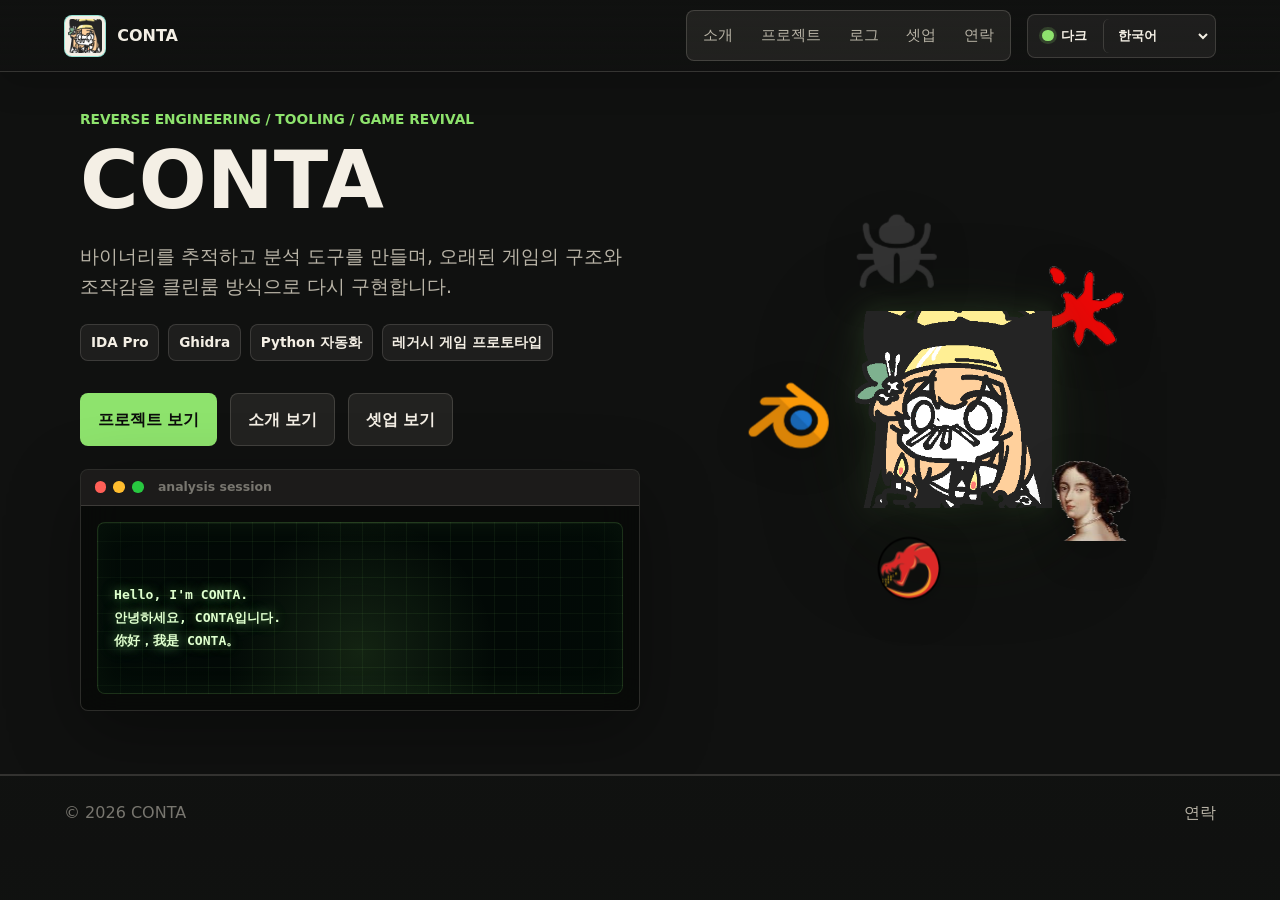
<file: index.html>
<!doctype html>
<html lang="ko">
  <head>
    <meta charset="utf-8" />
    <meta name="viewport" content="width=device-width, initial-scale=1" />
    <meta
      name="description"
      content="CONTA의 리버스 엔지니어링, 도구 개발, 레거시 게임 재구현 포트폴리오입니다."
    />
    <title>CONTA | Reverse Engineering, Tooling & Game Revival</title>
    <link rel="icon" type="image/png" href="assets/conta.png" />
    <link rel="stylesheet" href="styles.css?v=final-polish-20260613" />
  </head>
  <body data-page="home">
    <header class="site-header" data-header>
      <a class="brand" href="index.html" aria-label="CONTA home">
        <img class="brand-avatar" src="assets/conta.png" alt="" />
        <span>CONTA</span>
      </a>
      <div class="header-actions">
        <nav class="site-nav" aria-label="Main navigation">
          <a href="about.html" data-nav="about" data-i18n="navAbout">About</a>
          <a href="projects.html" data-nav="projects" data-i18n="navProjects">Projects</a>
          <a href="blog.html" data-nav="blog" data-i18n="navBlog">Log</a>
          <a href="setup.html" data-nav="setup" data-i18n="navSetup">Setup</a>
          <a href="contact.html" data-nav="contact" data-i18n="navContact">Contact</a>
        </nav>
        <div class="site-controls" aria-label="Display preferences">
          <button class="theme-toggle" type="button" data-theme-toggle>
            <span class="theme-dot" aria-hidden="true"></span>
            <span data-theme-label>Dark</span>
          </button>
          <select class="language-select" data-lang-select aria-label="Language">
            <option value="ko">한국어</option>
            <option value="en">English</option>
            <option value="zh">中文</option>
          </select>
        </div>
      </div>
    </header>

    <main>
      <section class="hero home-hero" aria-labelledby="hero-title">
        <div class="hero-inner home-hero-inner">
          <div class="hero-copy">
            <p class="eyebrow" data-i18n="homeEyebrow">Reverse Engineering / Tooling / Game Revival</p>
            <h1 id="hero-title">CONTA</h1>
            <p class="hero-lede" data-i18n="homeLede">
              바이너리를 추적하고 분석 도구를 만들며, 오래된 게임의 구조와
              조작감을 클린룸 방식으로 다시 구현합니다.
            </p>
            <ul class="hero-focus-list" aria-label="Portfolio focus">
              <li>IDA Pro</li>
              <li>Ghidra</li>
              <li data-i18n="homeFocusTooling">Python tooling</li>
              <li data-i18n="homeFocusPrototype">Legacy game prototype</li>
            </ul>
            <div class="hero-actions" aria-label="Primary actions">
              <a class="button button-primary" href="projects.html" data-i18n="actionProjects">프로젝트 보기</a>
              <a class="button button-secondary" href="about.html" data-i18n="actionAbout">소개 보기</a>
              <a class="button button-secondary" href="setup.html" data-i18n="actionSetup">셋업 보기</a>
            </div>
            <div class="terminal-card" aria-label="Terminal preview">
              <div class="terminal-titlebar">
                <span class="terminal-light terminal-red"></span>
                <span class="terminal-light terminal-yellow"></span>
                <span class="terminal-light terminal-green"></span>
                <span class="terminal-title" data-i18n="terminalTitle">analysis session</span>
              </div>
              <div class="terminal-visual" aria-hidden="true">
                <div class="terminal-sequence">
                  <div class="boot-ready">REBUILD READY</div>
                  <div class="boot-log">
                    <span>[init] reading local package index</span>
                    <span>[fetch] resolving reverse-toolchain</span>
                    <span>[pkg] installing analysis hooks</span>
                    <span>[pkg] linking ghidra bridge</span>
                    <span>[pkg] linking ida notes adapter</span>
                    <span>[ok] input loop trace loaded</span>
                    <span>[ok] camera state mapper linked</span>
                    <span>[ok] hit timing table mounted</span>
                    <span>[ok] clean-room assets indexed</span>
                    <span>[build] composing interface bundle</span>
                    <span>[run] launching CONTA profile</span>
                    <span>[done] boot sequence complete</span>
                  </div>
                  <div class="boot-greeting">
                    <span>Hello, I'm CONTA.</span>
                    <span>안녕하세요, CONTA입니다.</span>
                    <span>你好，我是 CONTA。</span>
                  </div>
                </div>
              </div>
            </div>
          </div>

          <div class="orbit-stage" aria-label="Reverse engineering tool icons orbiting CONTA profile">
            <img class="orbit-core" src="assets/conta-cutout.png" alt="CONTA profile" />
            <span class="orbit-node orbit-node-ida">
              <img class="orbit-tool" src="assets/ida.png" alt="" />
            </span>
            <span class="orbit-node orbit-node-ghidra">
              <img class="orbit-tool" src="assets/ghidra.png" alt="" />
            </span>
            <span class="orbit-node orbit-node-blender">
              <img class="orbit-tool" src="assets/blender.png" alt="" />
            </span>
            <span class="orbit-node orbit-node-x64dbg">
              <img class="orbit-tool" src="assets/x64dbg.png" alt="" />
            </span>
            <span class="orbit-node orbit-node-ollydbg">
              <img class="orbit-tool" src="assets/ollydbg.png" alt="" />
            </span>
          </div>
        </div>
      </section>
    </main>

    <footer class="site-footer">
      <span>© 2026 CONTA</span>
      <a href="contact.html" data-i18n="footerContact">Contact</a>
    </footer>

    <script src="script.js?v=final-polish-20260613"></script>
  </body>
</html>
</file>
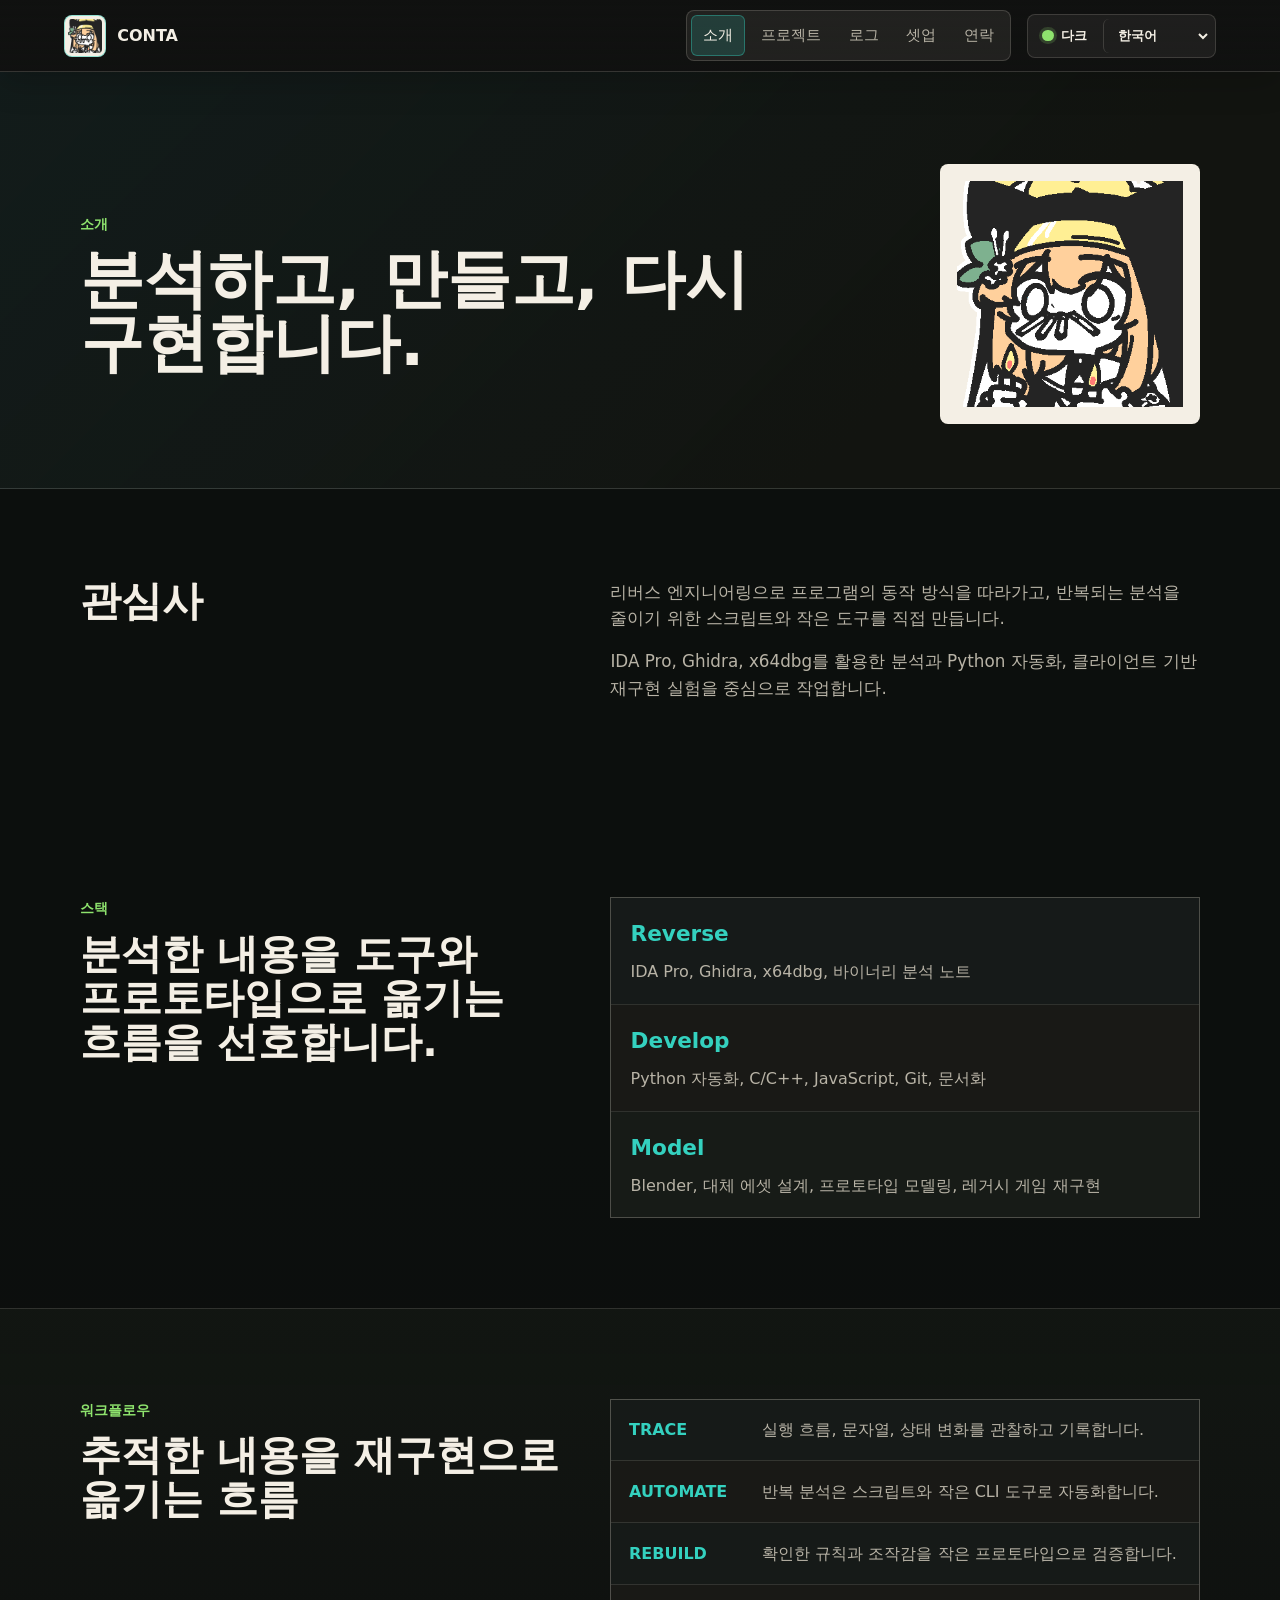
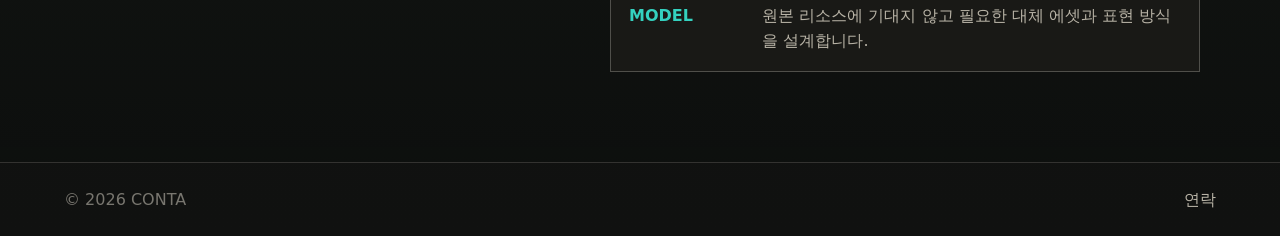
<file: about.html>
<!doctype html>
<html lang="ko">
  <head>
    <meta charset="utf-8" />
    <meta name="viewport" content="width=device-width, initial-scale=1" />
    <meta
      name="description"
      content="CONTA의 리버스 엔지니어링, 분석 자동화, 클라이언트 기반 재구현 작업 소개입니다."
    />
    <title>About | CONTA</title>
    <link rel="icon" type="image/png" href="assets/conta.png" />
    <link rel="stylesheet" href="styles.css?v=final-polish-20260613" />
  </head>
  <body data-page="about">
    <header class="site-header" data-header>
      <a class="brand" href="index.html" aria-label="CONTA home">
        <img class="brand-avatar" src="assets/conta.png" alt="" />
        <span>CONTA</span>
      </a>
      <div class="header-actions">
        <nav class="site-nav" aria-label="Main navigation">
          <a href="about.html" data-nav="about" data-i18n="navAbout">About</a>
          <a href="projects.html" data-nav="projects" data-i18n="navProjects">Projects</a>
          <a href="blog.html" data-nav="blog" data-i18n="navBlog">Log</a>
          <a href="setup.html" data-nav="setup" data-i18n="navSetup">Setup</a>
          <a href="contact.html" data-nav="contact" data-i18n="navContact">Contact</a>
        </nav>
        <div class="site-controls" aria-label="Display preferences">
          <button class="theme-toggle" type="button" data-theme-toggle>
            <span class="theme-dot" aria-hidden="true"></span>
            <span data-theme-label>Dark</span>
          </button>
          <select class="language-select" data-lang-select aria-label="Language">
            <option value="ko">한국어</option>
            <option value="en">English</option>
            <option value="zh">中文</option>
          </select>
        </div>
      </div>
    </header>

    <main class="page-main">
      <section class="page-hero" aria-labelledby="about-title">
        <div class="section-inner page-hero-inner">
          <div>
            <p class="section-kicker" data-i18n="aboutKicker">About</p>
            <h1 id="about-title" data-i18n="aboutTitle">분석하고, 만들고, 다시 구현합니다.</h1>
          </div>
          <img class="page-avatar" src="assets/conta.png" alt="CONTA profile illustration" />
        </div>
      </section>

      <section class="section about-section">
        <div class="section-inner about-grid">
          <div>
            <h2 data-i18n="aboutInterestTitle">관심사</h2>
          </div>
          <div class="about-copy">
            <p data-i18n="aboutP1">
              리버스 엔지니어링으로 프로그램의 동작 방식을 따라가고, 반복되는
              분석을 줄이기 위한 스크립트와 작은 도구를 직접 만듭니다.
            </p>
            <p data-i18n="aboutP2">
              IDA Pro, Ghidra, x64dbg를 활용한 분석과 Python 자동화, 클라이언트
              기반 재구현 실험을 중심으로 작업합니다.
            </p>
          </div>
        </div>
      </section>

      <section class="section stack-section">
        <div class="section-inner stack-layout">
          <div>
            <p class="section-kicker" data-i18n="stackKicker">Stack</p>
            <h2 data-i18n="stackTitle">분석한 내용을 도구와 프로토타입으로 옮기는 흐름을 선호합니다.</h2>
          </div>
          <div class="stack-groups">
            <div class="stack-group">
              <h3>Reverse</h3>
              <p data-i18n="stackReverse">IDA Pro, Ghidra, x64dbg, binary analysis notes</p>
            </div>
            <div class="stack-group">
              <h3>Develop</h3>
              <p data-i18n="stackDevelop">Python tooling, C/C++, JavaScript, Git, documentation</p>
            </div>
            <div class="stack-group">
              <h3>Model</h3>
              <p data-i18n="stackModel">Blender, 대체 에셋 설계, 프로토타입 모델링, 레거시 게임 재구현</p>
            </div>
          </div>
        </div>
      </section>

      <section class="section workflow-section">
        <div class="section-inner workflow-layout">
          <div>
            <p class="section-kicker" data-i18n="workflowKicker">Workflow</p>
            <h2 data-i18n="workflowTitle">추적한 내용을 재구현으로 옮기는 흐름</h2>
          </div>
          <ol class="workflow-list">
            <li>
              <span>Trace</span>
              <p data-i18n="workflowTrace">실행 흐름, 문자열, 상태 변화를 관찰하고 기록합니다.</p>
            </li>
            <li>
              <span>Automate</span>
              <p data-i18n="workflowAutomate">반복 분석은 스크립트와 작은 CLI 도구로 자동화합니다.</p>
            </li>
            <li>
              <span>Rebuild</span>
              <p data-i18n="workflowRebuild">확인한 규칙과 조작감을 작은 프로토타입으로 검증합니다.</p>
            </li>
            <li>
              <span>Model</span>
              <p data-i18n="workflowModel">
                원본 리소스에 기대지 않고 필요한 대체 에셋과 표현 방식을
                설계합니다.
              </p>
            </li>
          </ol>
        </div>
      </section>
    </main>

    <footer class="site-footer">
      <span>© 2026 CONTA</span>
      <a href="contact.html" data-i18n="footerContact">Contact</a>
    </footer>

    <script src="script.js?v=final-polish-20260613"></script>
  </body>
</html>
</file>
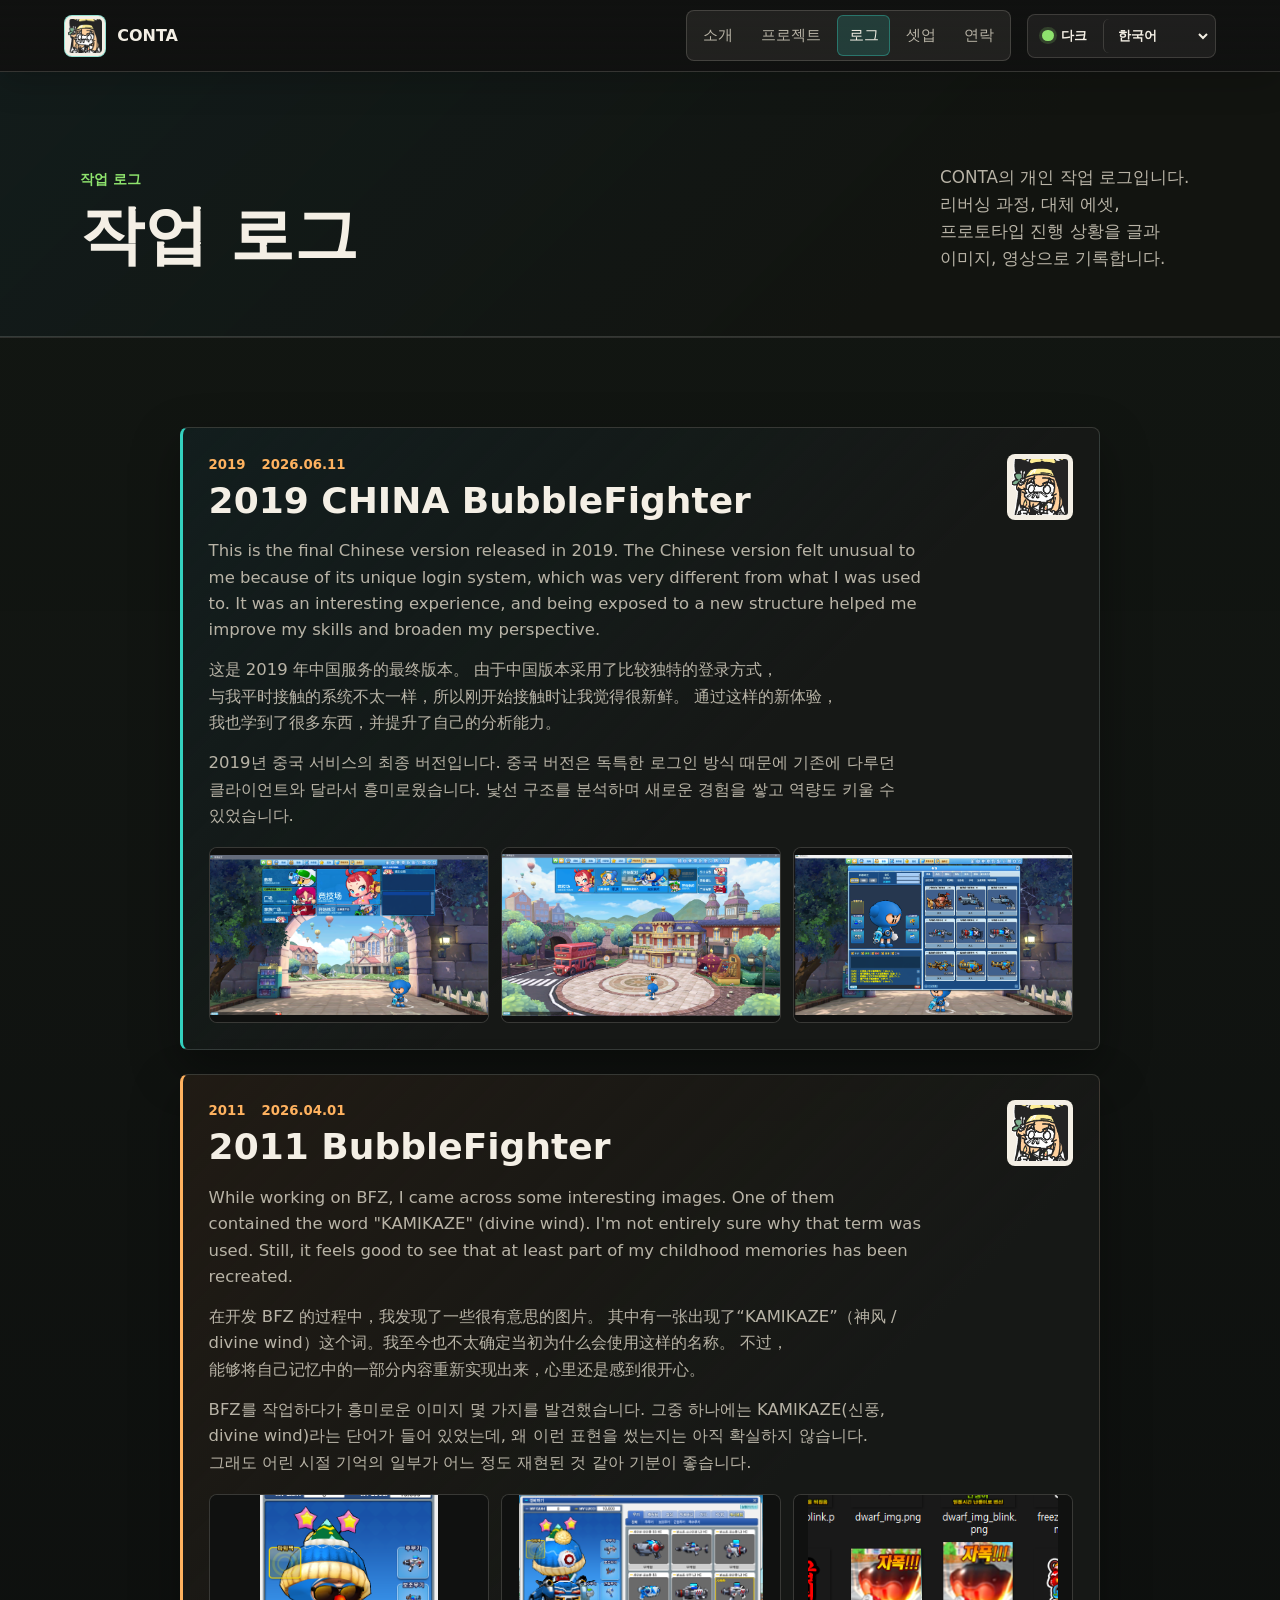
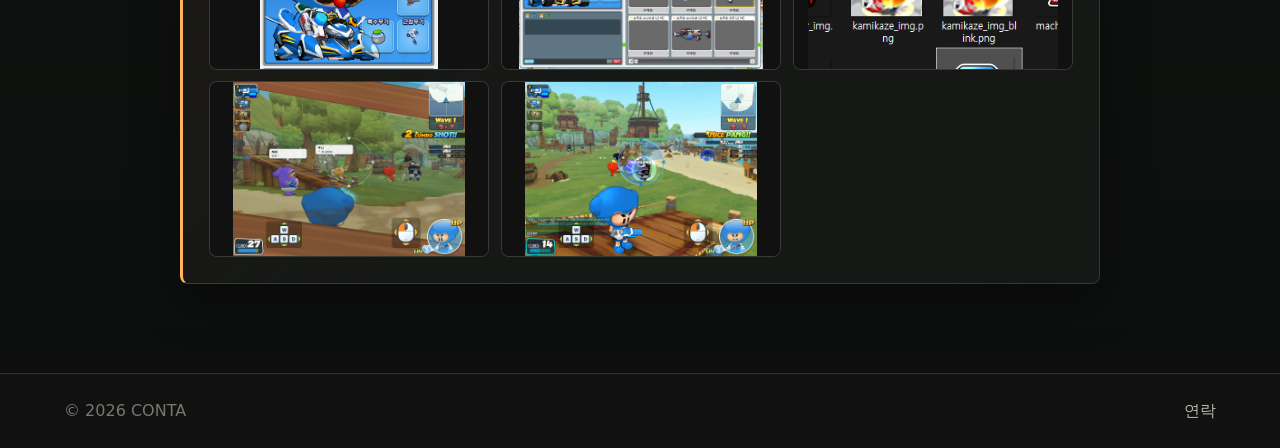
<file: blog.html>
<!doctype html>
<html lang="ko">
  <head>
    <meta charset="utf-8" />
    <meta name="viewport" content="width=device-width, initial-scale=1" />
    <meta
      name="description"
      content="CONTA의 리버스 엔지니어링, 대체 에셋, 프로토타입 작업 로그입니다."
    />
    <title>작업 로그 | CONTA</title>
    <link rel="icon" type="image/png" href="assets/conta.png" />
    <link rel="stylesheet" href="styles.css?v=final-polish-20260613" />
  </head>
  <body data-page="blog">
    <header class="site-header" data-header>
      <a class="brand" href="index.html" aria-label="CONTA home">
        <img class="brand-avatar" src="assets/conta.png" alt="" />
        <span>CONTA</span>
      </a>
      <div class="header-actions">
        <nav class="site-nav" aria-label="Main navigation">
          <a href="about.html" data-nav="about" data-i18n="navAbout">About</a>
          <a href="projects.html" data-nav="projects" data-i18n="navProjects">Projects</a>
          <a href="blog.html" data-nav="blog" data-i18n="navBlog">Log</a>
          <a href="setup.html" data-nav="setup" data-i18n="navSetup">Setup</a>
          <a href="contact.html" data-nav="contact" data-i18n="navContact">Contact</a>
        </nav>
        <div class="site-controls" aria-label="Display preferences">
          <button class="theme-toggle" type="button" data-theme-toggle>
            <span class="theme-dot" aria-hidden="true"></span>
            <span data-theme-label>Dark</span>
          </button>
          <select class="language-select" data-lang-select aria-label="Language">
            <option value="ko">한국어</option>
            <option value="en">English</option>
            <option value="zh">中文</option>
          </select>
        </div>
      </div>
    </header>

    <main class="page-main">
      <section class="page-hero" aria-labelledby="blog-title">
        <div class="section-inner page-hero-inner">
          <div>
            <p class="section-kicker" data-i18n="blogKicker">작업 로그</p>
            <h1 id="blog-title" data-i18n="blogTitle">작업 로그</h1>
          </div>
          <p class="page-lede" data-i18n="blogLede">
            CONTA의 개인 작업 로그입니다. 리버싱 과정, 대체 에셋, 프로토타입
            진행 상황을 글과 이미지, 영상으로 기록합니다.
          </p>
        </div>
      </section>

      <section class="section blog-section">
        <div class="section-inner blog-feed" data-post-feed>
          <p class="blog-empty" data-i18n="blogLoading">작업 로그를 불러오는 중입니다.</p>
        </div>
      </section>
    </main>

    <footer class="site-footer">
      <span>© 2026 CONTA</span>
      <a href="contact.html" data-i18n="footerContact">Contact</a>
    </footer>

    <script src="script.js?v=final-polish-20260613"></script>
  </body>
</html>
</file>
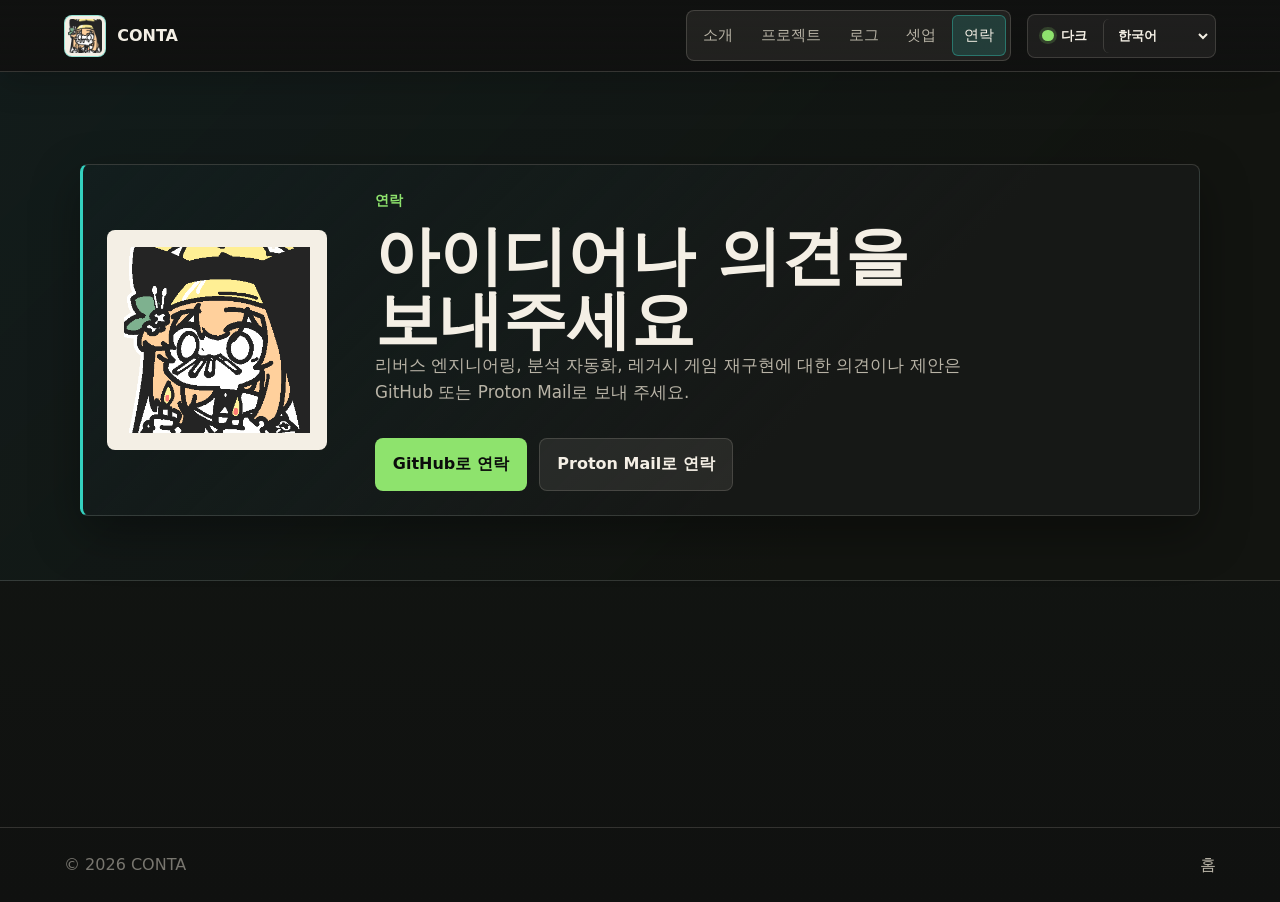
<file: contact.html>
<!doctype html>
<html lang="ko">
  <head>
    <meta charset="utf-8" />
    <meta name="viewport" content="width=device-width, initial-scale=1" />
    <meta
      name="description"
      content="CONTA와 연결할 수 있는 GitHub와 Proton Mail 연락 페이지입니다."
    />
    <title>Contact | CONTA</title>
    <link rel="icon" type="image/png" href="assets/conta.png" />
    <link rel="stylesheet" href="styles.css?v=final-polish-20260613" />
  </head>
  <body data-page="contact">
    <header class="site-header" data-header>
      <a class="brand" href="index.html" aria-label="CONTA home">
        <img class="brand-avatar" src="assets/conta.png" alt="" />
        <span>CONTA</span>
      </a>
      <div class="header-actions">
        <nav class="site-nav" aria-label="Main navigation">
          <a href="about.html" data-nav="about" data-i18n="navAbout">About</a>
          <a href="projects.html" data-nav="projects" data-i18n="navProjects">Projects</a>
          <a href="blog.html" data-nav="blog" data-i18n="navBlog">Log</a>
          <a href="setup.html" data-nav="setup" data-i18n="navSetup">Setup</a>
          <a href="contact.html" data-nav="contact" data-i18n="navContact">Contact</a>
        </nav>
        <div class="site-controls" aria-label="Display preferences">
          <button class="theme-toggle" type="button" data-theme-toggle>
            <span class="theme-dot" aria-hidden="true"></span>
            <span data-theme-label>Dark</span>
          </button>
          <select class="language-select" data-lang-select aria-label="Language">
            <option value="ko">한국어</option>
            <option value="en">English</option>
            <option value="zh">中文</option>
          </select>
        </div>
      </div>
    </header>

    <main class="page-main">
      <section class="page-hero contact-page" aria-labelledby="contact-title">
        <div class="section-inner contact-card">
          <img class="page-avatar" src="assets/conta.png" alt="CONTA profile illustration" />
          <div>
            <p class="section-kicker" data-i18n="contactKicker">Contact</p>
            <h1 id="contact-title" data-i18n="contactTitle">아이디어나 의견을 보내주세요</h1>
            <p class="page-lede" data-i18n="contactLede">
              리버스 엔지니어링, 분석 자동화, 레거시 게임 재구현에 대한 의견이나
              제안은 GitHub 또는 Proton Mail로 보내 주세요.
            </p>
            <div class="hero-actions">
              <a
                class="button button-primary"
                href="https://github.com/CONTA-IDA"
                target="_blank"
                rel="noopener"
              ><span data-i18n="actionGithub">GitHub로 연락</span></a>
              <a class="button button-secondary" href="mailto:CONTANOS@proton.me" data-i18n="actionProton">
                Proton Mail로 연락
              </a>
            </div>
          </div>
        </div>
      </section>
    </main>

    <footer class="site-footer">
      <span>© 2026 CONTA</span>
      <a href="index.html" data-i18n="footerHome">Home</a>
    </footer>

    <script src="script.js?v=final-polish-20260613"></script>
  </body>
</html>
</file>
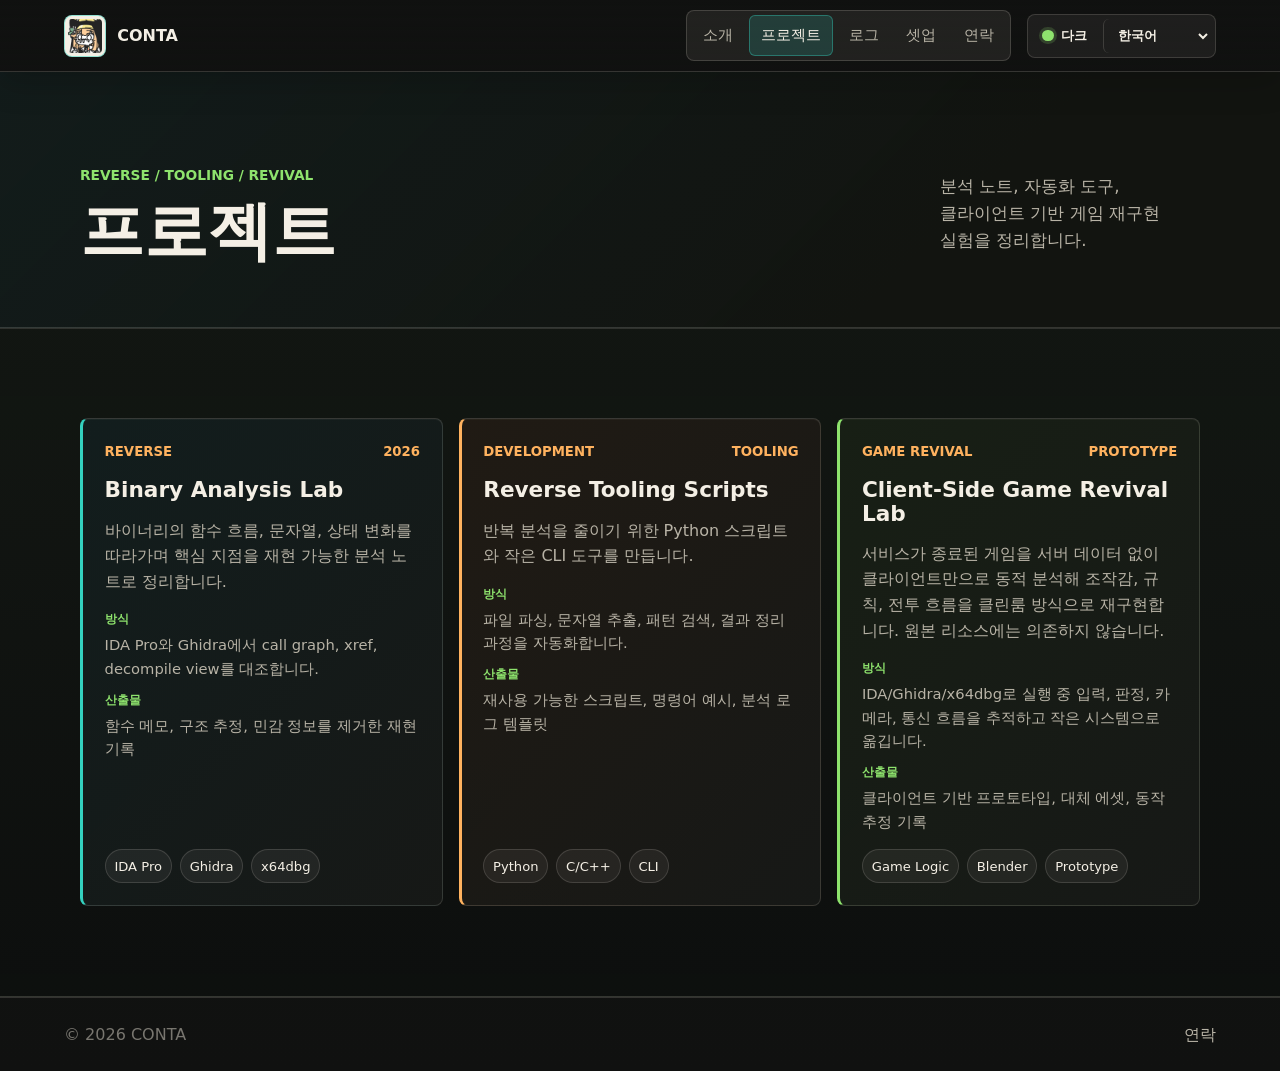
<file: projects.html>
<!doctype html>
<html lang="ko">
  <head>
    <meta charset="utf-8" />
    <meta name="viewport" content="width=device-width, initial-scale=1" />
    <meta
      name="description"
      content="CONTA의 리버스 엔지니어링, 도구 개발, 클라이언트 기반 게임 재구현 프로젝트입니다."
    />
    <title>Projects | CONTA</title>
    <link rel="icon" type="image/png" href="assets/conta.png" />
    <link rel="stylesheet" href="styles.css?v=final-polish-20260613" />
  </head>
  <body data-page="projects">
    <header class="site-header" data-header>
      <a class="brand" href="index.html" aria-label="CONTA home">
        <img class="brand-avatar" src="assets/conta.png" alt="" />
        <span>CONTA</span>
      </a>
      <div class="header-actions">
        <nav class="site-nav" aria-label="Main navigation">
          <a href="about.html" data-nav="about" data-i18n="navAbout">About</a>
          <a href="projects.html" data-nav="projects" data-i18n="navProjects">Projects</a>
          <a href="blog.html" data-nav="blog" data-i18n="navBlog">Log</a>
          <a href="setup.html" data-nav="setup" data-i18n="navSetup">Setup</a>
          <a href="contact.html" data-nav="contact" data-i18n="navContact">Contact</a>
        </nav>
        <div class="site-controls" aria-label="Display preferences">
          <button class="theme-toggle" type="button" data-theme-toggle>
            <span class="theme-dot" aria-hidden="true"></span>
            <span data-theme-label>Dark</span>
          </button>
          <select class="language-select" data-lang-select aria-label="Language">
            <option value="ko">한국어</option>
            <option value="en">English</option>
            <option value="zh">中文</option>
          </select>
        </div>
      </div>
    </header>

    <main class="page-main">
      <section class="page-hero" aria-labelledby="projects-title">
        <div class="section-inner page-hero-inner">
          <div>
            <p class="section-kicker" data-i18n="projectsKicker">Reverse / Tooling / Revival</p>
            <h1 id="projects-title" data-i18n="projectsTitle">프로젝트</h1>
          </div>
          <p class="page-lede" data-i18n="projectsLede">
            분석 노트, 자동화 도구, 클라이언트 기반 게임 재구현 실험을
            정리합니다.
          </p>
        </div>
      </section>

      <section class="section projects-section">
        <div class="section-inner project-grid">
          <article class="project-card">
            <div class="project-meta">
              <span data-i18n="projectMetaReverse">Reverse</span>
              <span>2026</span>
            </div>
            <h2 data-i18n="projectBinaryTitle">Binary Analysis Lab</h2>
            <p data-i18n="projectBinaryText">
              바이너리의 함수 흐름, 문자열, 상태 변화를 따라가며 핵심 지점을
              재현 가능한 분석 노트로 정리합니다.
            </p>
            <dl class="project-facts">
              <div>
                <dt data-i18n="labelMethod">Method</dt>
                <dd data-i18n="projectBinaryMethod">IDA Pro와 Ghidra에서 call graph, xref, decompile view를 대조합니다.</dd>
              </div>
              <div>
                <dt data-i18n="labelArtifact">Artifact</dt>
                <dd data-i18n="projectBinaryArtifact">함수 메모, 구조 추정, 민감 정보를 제거한 재현 기록</dd>
              </div>
            </dl>
            <ul class="tech-list" aria-label="Technologies">
              <li>IDA Pro</li>
              <li>Ghidra</li>
              <li>x64dbg</li>
            </ul>
          </article>

          <article class="project-card">
            <div class="project-meta">
              <span data-i18n="projectMetaDevelopment">Development</span>
              <span data-i18n="projectMetaTooling">Tooling</span>
            </div>
            <h2 data-i18n="projectToolingTitle">Reverse Tooling Scripts</h2>
            <p data-i18n="projectToolingText">
              반복 분석을 줄이기 위한 Python 스크립트와 작은 CLI 도구를 만듭니다.
            </p>
            <dl class="project-facts">
              <div>
                <dt data-i18n="labelMethod">Method</dt>
                <dd data-i18n="projectToolingMethod">파일 파싱, 문자열 추출, 패턴 검색, 결과 정리 과정을 자동화합니다.</dd>
              </div>
              <div>
                <dt data-i18n="labelArtifact">Artifact</dt>
                <dd data-i18n="projectToolingArtifact">재사용 가능한 스크립트, 명령어 예시, 분석 로그 템플릿</dd>
              </div>
            </dl>
            <ul class="tech-list" aria-label="Technologies">
              <li>Python</li>
              <li>C/C++</li>
              <li>CLI</li>
            </ul>
          </article>

          <article class="project-card">
            <div class="project-meta">
              <span data-i18n="projectMetaRevival">Game Revival</span>
              <span data-i18n="projectMetaPrototype">Prototype</span>
            </div>
            <h2 data-i18n="projectBubbleTitle">Client-Side Game Revival Lab</h2>
            <p data-i18n="projectBubbleText">
              서비스가 종료된 게임을 서버 데이터 없이 클라이언트만으로 동적
              분석해 조작감, 규칙, 전투 흐름을 클린룸 방식으로 재구현합니다.
              원본 리소스에는 의존하지 않습니다.
            </p>
            <dl class="project-facts">
              <div>
                <dt data-i18n="labelMethod">Method</dt>
                <dd data-i18n="projectBubbleMethod">IDA/Ghidra/x64dbg로 실행 중 입력, 판정, 카메라, 통신 흐름을 추적하고 작은 시스템으로 옮깁니다.</dd>
              </div>
              <div>
                <dt data-i18n="labelArtifact">Artifact</dt>
                <dd data-i18n="projectBubbleArtifact">클라이언트 기반 프로토타입, 대체 에셋, 동작 추정 기록</dd>
              </div>
            </dl>
            <ul class="tech-list" aria-label="Technologies">
              <li>Game Logic</li>
              <li>Blender</li>
              <li>Prototype</li>
            </ul>
          </article>
        </div>
      </section>
    </main>

    <footer class="site-footer">
      <span>© 2026 CONTA</span>
      <a href="contact.html" data-i18n="footerContact">Contact</a>
    </footer>

    <script src="script.js?v=final-polish-20260613"></script>
  </body>
</html>
</file>
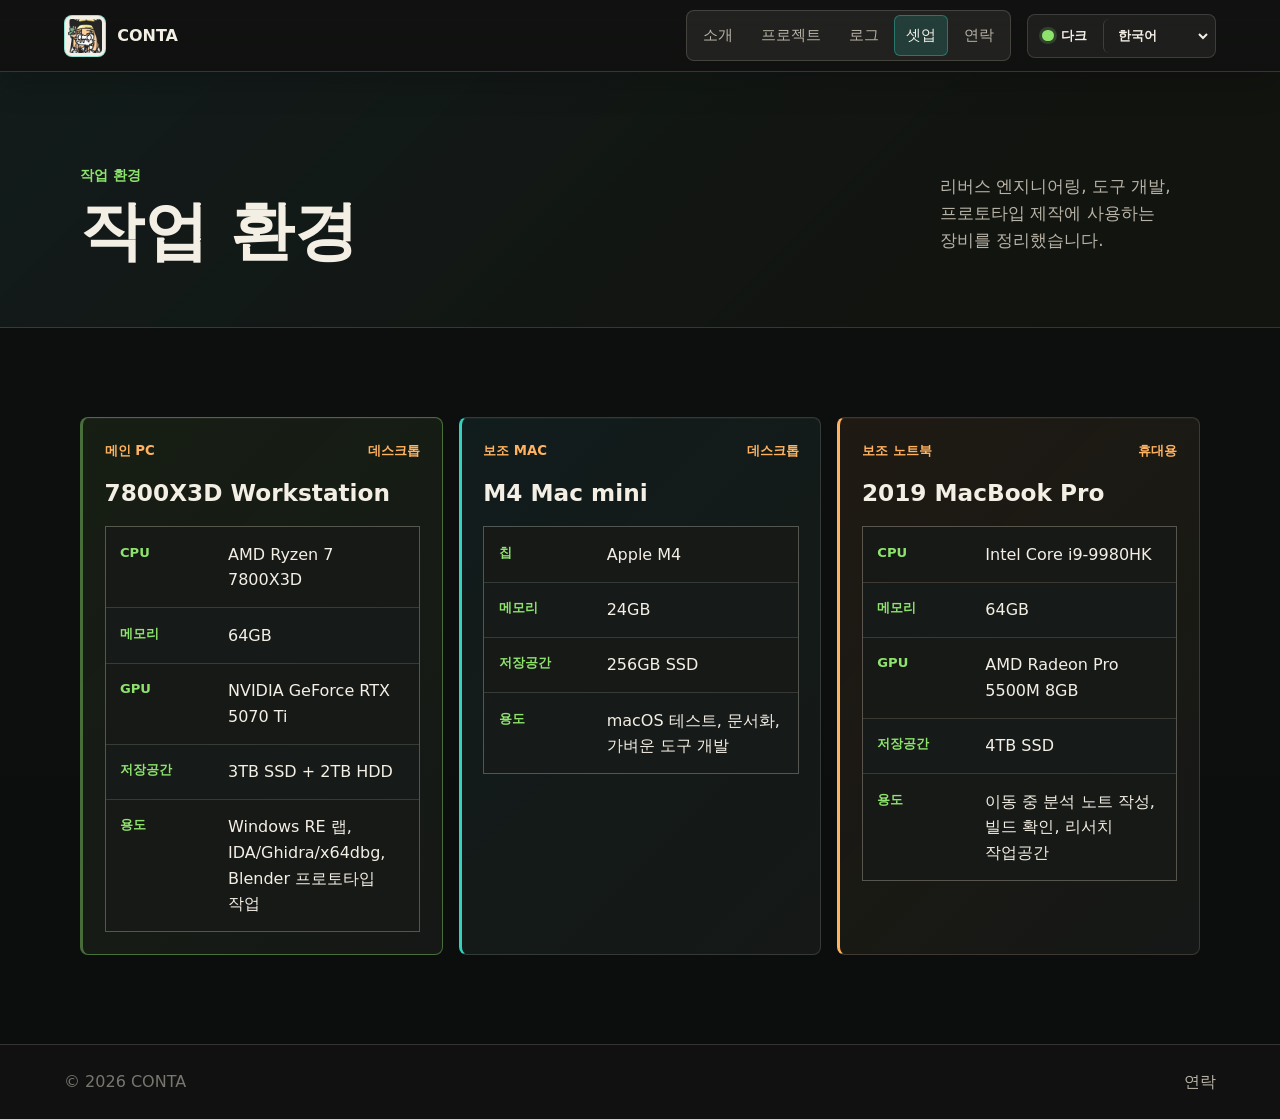
<file: setup.html>
<!doctype html>
<html lang="ko">
  <head>
    <meta charset="utf-8" />
    <meta name="viewport" content="width=device-width, initial-scale=1" />
    <meta
      name="description"
      content="CONTA의 작업 환경과 컴퓨터 사양. Main PC, Mac mini, MacBook Pro 구성을 정리합니다."
    />
    <title>Setup | CONTA</title>
    <link rel="icon" type="image/png" href="assets/conta.png" />
    <link rel="stylesheet" href="styles.css?v=final-polish-20260613" />
  </head>
  <body data-page="setup">
    <header class="site-header" data-header>
      <a class="brand" href="index.html" aria-label="CONTA home">
        <img class="brand-avatar" src="assets/conta.png" alt="" />
        <span>CONTA</span>
      </a>
      <div class="header-actions">
        <nav class="site-nav" aria-label="Main navigation">
          <a href="about.html" data-nav="about" data-i18n="navAbout">About</a>
          <a href="projects.html" data-nav="projects" data-i18n="navProjects">Projects</a>
          <a href="blog.html" data-nav="blog" data-i18n="navBlog">Log</a>
          <a href="setup.html" data-nav="setup" data-i18n="navSetup">Setup</a>
          <a href="contact.html" data-nav="contact" data-i18n="navContact">Contact</a>
        </nav>
        <div class="site-controls" aria-label="Display preferences">
          <button class="theme-toggle" type="button" data-theme-toggle>
            <span class="theme-dot" aria-hidden="true"></span>
            <span data-theme-label>Dark</span>
          </button>
          <select class="language-select" data-lang-select aria-label="Language">
            <option value="ko">한국어</option>
            <option value="en">English</option>
            <option value="zh">中文</option>
          </select>
        </div>
      </div>
    </header>

    <main class="page-main">
      <section class="page-hero" aria-labelledby="setup-title">
        <div class="section-inner page-hero-inner">
          <div>
            <p class="section-kicker" data-i18n="setupKicker">Workspace</p>
            <h1 id="setup-title" data-i18n="setupTitle">작업 환경</h1>
          </div>
          <p class="page-lede" data-i18n="setupLede">
            리버스 엔지니어링, 도구 개발, 프로토타입 제작에 사용하는 장비를
            정리했습니다.
          </p>
        </div>
      </section>

      <section class="section setup-section">
        <div class="section-inner setup-grid">
          <article class="setup-card setup-card-main">
            <div class="project-meta">
              <span data-i18n="setupMain">Main PC</span>
              <span data-i18n="setupDesktop">Desktop</span>
            </div>
            <h2>7800X3D Workstation</h2>
            <dl class="spec-list">
              <div>
                <dt>CPU</dt>
                <dd>AMD Ryzen 7 7800X3D</dd>
              </div>
              <div>
                <dt data-i18n="labelMemory">Memory</dt>
                <dd>64GB</dd>
              </div>
              <div>
                <dt>GPU</dt>
                <dd>NVIDIA GeForce RTX 5070 Ti</dd>
              </div>
              <div>
                <dt data-i18n="labelStorage">Storage</dt>
                <dd>3TB SSD + 2TB HDD</dd>
              </div>
              <div>
                <dt data-i18n="labelUse">Use</dt>
                <dd data-i18n="setupMainUse">Windows RE lab, IDA/Ghidra/x64dbg, Blender prototype work</dd>
              </div>
            </dl>
          </article>

          <article class="setup-card">
            <div class="project-meta">
              <span data-i18n="setupSubMac">Sub Mac PC</span>
              <span data-i18n="setupDesktop">Desktop</span>
            </div>
            <h2>M4 Mac mini</h2>
            <dl class="spec-list">
              <div>
                <dt data-i18n="labelChip">Chip</dt>
                <dd>Apple M4</dd>
              </div>
              <div>
                <dt data-i18n="labelMemory">Memory</dt>
                <dd>24GB</dd>
              </div>
              <div>
                <dt data-i18n="labelStorage">Storage</dt>
                <dd>256GB SSD</dd>
              </div>
              <div>
                <dt data-i18n="labelUse">Use</dt>
                <dd data-i18n="setupMiniUse">macOS testing, documentation, lightweight tooling</dd>
              </div>
            </dl>
          </article>

          <article class="setup-card">
            <div class="project-meta">
              <span data-i18n="setupSubLaptop">Sub Laptop</span>
              <span data-i18n="setupMobile">Mobile</span>
            </div>
            <h2>2019 MacBook Pro</h2>
            <dl class="spec-list">
              <div>
                <dt>CPU</dt>
                <dd>Intel Core i9-9980HK</dd>
              </div>
              <div>
                <dt data-i18n="labelMemory">Memory</dt>
                <dd>64GB</dd>
              </div>
              <div>
                <dt>GPU</dt>
                <dd>AMD Radeon Pro 5500M 8GB</dd>
              </div>
              <div>
                <dt data-i18n="labelStorage">Storage</dt>
                <dd>4TB SSD</dd>
              </div>
              <div>
                <dt data-i18n="labelUse">Use</dt>
                <dd data-i18n="setupLaptopUse">이동 중 분석 노트 작성, 빌드 확인, 리서치 작업공간</dd>
              </div>
            </dl>
          </article>
        </div>
      </section>
    </main>

    <footer class="site-footer">
      <span>© 2026 CONTA</span>
      <a href="contact.html" data-i18n="footerContact">Contact</a>
    </footer>

    <script src="script.js?v=final-polish-20260613"></script>
  </body>
</html>
</file>
<file: styles.css>
:root {
  color-scheme: dark;
  --bg: #101110;
  --bg-elevated: #171917;
  --bg-soft: #121410;
  --panel: rgba(23, 25, 23, 0.92);
  --panel-cool: rgba(18, 30, 30, 0.94);
  --panel-warm: rgba(33, 27, 20, 0.94);
  --panel-olive: rgba(24, 32, 21, 0.94);
  --ink: #f4efe5;
  --muted: #b8b3a6;
  --subtle: #78766f;
  --line: rgba(244, 239, 229, 0.15);
  --teal: #34d1bf;
  --amber: #ffb25f;
  --green: #8ee36d;
  --charcoal: #0b0c0b;
  --avatar-bg: #f4efe5;
  --header-bg: rgba(16, 17, 16, 0.5);
  --header-bg-strong: rgba(16, 17, 16, 0.88);
  --nav-bg: rgba(244, 239, 229, 0.075);
  --nav-hover-bg: rgba(244, 239, 229, 0.09);
  --nav-active-bg: rgba(52, 209, 191, 0.16);
  --nav-border: rgba(244, 239, 229, 0.16);
  --hero-band: rgba(18, 30, 30, 0.78);
  --content-band: rgba(13, 15, 14, 0.92);
  --content-band-alt: rgba(18, 22, 18, 0.98);
  --control-bg: rgba(244, 239, 229, 0.06);
  --button-secondary-bg: rgba(244, 239, 229, 0.08);
  --terminal-bg: rgba(8, 9, 8, 0.82);
  --terminal-chrome: rgba(244, 239, 229, 0.08);
  --shadow: rgba(0, 0, 0, 0.35);
  --page-gutter: clamp(1.25rem, 5vw, 4.5rem);
  --content-width: min(1120px, calc(100vw - (var(--page-gutter) * 2)));
  --section-y: clamp(4rem, 7vw, 6rem);
}

:root[data-theme="light"] {
  color-scheme: light;
  --bg: #f5f5f7;
  --bg-elevated: #ffffff;
  --bg-soft: #fbfbfd;
  --panel: rgba(255, 255, 255, 0.88);
  --panel-cool: rgba(239, 250, 248, 0.92);
  --panel-warm: rgba(255, 247, 236, 0.94);
  --panel-olive: rgba(243, 251, 239, 0.94);
  --ink: #1d1d1f;
  --muted: #5f6368;
  --subtle: #6d6d73;
  --line: rgba(29, 29, 31, 0.13);
  --teal: #007c78;
  --amber: #9b5b00;
  --green: #1f7a45;
  --charcoal: #ffffff;
  --avatar-bg: #ffffff;
  --header-bg: rgba(245, 245, 247, 0.72);
  --header-bg-strong: rgba(255, 255, 255, 0.9);
  --nav-bg: rgba(29, 29, 31, 0.055);
  --nav-hover-bg: rgba(29, 29, 31, 0.075);
  --nav-active-bg: rgba(0, 124, 120, 0.12);
  --nav-border: rgba(29, 29, 31, 0.12);
  --hero-band: rgba(239, 250, 248, 0.9);
  --content-band: rgba(255, 255, 255, 0.98);
  --content-band-alt: rgba(244, 248, 246, 0.96);
  --control-bg: rgba(29, 29, 31, 0.055);
  --button-secondary-bg: rgba(29, 29, 31, 0.055);
  --terminal-bg: rgba(255, 255, 255, 0.82);
  --terminal-chrome: rgba(29, 29, 31, 0.055);
  --shadow: rgba(0, 0, 0, 0.12);
}

* {
  box-sizing: border-box;
}

html {
  scroll-behavior: smooth;
}

body {
  margin: 0;
  background:
    linear-gradient(180deg, var(--bg), var(--content-band-alt) 38%, var(--bg) 100%);
  color: var(--ink);
  font-family:
    Inter, ui-sans-serif, system-ui, -apple-system, BlinkMacSystemFont, "Segoe UI",
    "Apple SD Gothic Neo", "Noto Sans KR", "PingFang SC", "Noto Sans SC",
    sans-serif;
  line-height: 1.6;
  letter-spacing: 0;
  transition:
    background 180ms ease,
    color 180ms ease;
}

a {
  color: inherit;
  text-decoration: none;
}

button {
  font: inherit;
  letter-spacing: 0;
}

.site-header {
  position: fixed;
  z-index: 20;
  top: 0;
  left: 0;
  right: 0;
  display: flex;
  align-items: center;
  justify-content: space-between;
  gap: 1.5rem;
  min-height: 72px;
  padding: 0 var(--page-gutter);
  background:
    linear-gradient(180deg, var(--header-bg-strong), var(--header-bg)),
    var(--bg);
  border-bottom: 1px solid var(--nav-border);
  box-shadow: 0 10px 34px rgba(0, 0, 0, 0.18);
  backdrop-filter: blur(18px);
  transition:
    background 180ms ease,
    border-color 180ms ease;
}

.site-header.is-scrolled {
  background:
    linear-gradient(180deg, var(--header-bg-strong), var(--header-bg)),
    var(--bg);
  border-color: var(--line);
}

.brand {
  display: inline-flex;
  align-items: center;
  gap: 0.7rem;
  min-width: max-content;
  font-weight: 700;
}

.brand-avatar {
  width: 42px;
  height: 42px;
  padding: 3px;
  border: 1px solid rgba(52, 209, 191, 0.5);
  border-radius: 8px;
  background: var(--avatar-bg);
  object-fit: contain;
}

.header-actions {
  display: flex;
  align-items: center;
  justify-content: flex-end;
  gap: 1rem;
  min-width: 0;
}

.site-nav {
  display: flex;
  align-items: center;
  min-width: 0;
  gap: 0.25rem;
  padding: 0.24rem;
  border: 1px solid var(--nav-border);
  border-radius: 8px;
  color: var(--muted);
  background: var(--nav-bg);
  font-size: 0.95rem;
  scrollbar-width: none;
}

.site-nav::-webkit-scrollbar {
  display: none;
}

.site-nav a {
  padding: 0.46rem 0.68rem;
  border: 1px solid transparent;
  border-radius: 6px;
  white-space: nowrap;
  transition:
    background 160ms ease,
    color 160ms ease,
    border-color 160ms ease;
}

.site-nav a:hover,
.site-nav a.is-active {
  color: var(--ink);
  background: var(--nav-active-bg);
  border-color: color-mix(in srgb, var(--teal) 38%, transparent);
}

.site-nav a:hover {
  background: var(--nav-hover-bg);
}

.site-controls {
  display: inline-flex;
  align-items: center;
  gap: 0.35rem;
  padding: 0.25rem;
  border: 1px solid var(--line);
  border-radius: 8px;
  background: var(--control-bg);
}

.theme-toggle,
.language-select {
  min-height: 34px;
  border: 0;
  border-radius: 6px;
  color: var(--ink);
  background: transparent;
  font-size: 0.82rem;
  font-weight: 700;
}

.theme-toggle {
  display: inline-flex;
  align-items: center;
  gap: 0.45rem;
  padding: 0 0.65rem;
  cursor: pointer;
}

.theme-dot {
  width: 0.72rem;
  height: 0.72rem;
  border-radius: 50%;
  background: var(--green);
  box-shadow: 0 0 0 3px color-mix(in srgb, var(--green) 18%, transparent);
}

.language-select {
  padding: 0 1.8rem 0 0.65rem;
  border-left: 1px solid var(--line);
  appearance: auto;
  cursor: pointer;
}

.hero {
  position: relative;
  min-height: 84svh;
  overflow: hidden;
  display: grid;
  align-items: center;
  padding: clamp(6rem, 12vh, 8.25rem) 0 clamp(3.5rem, 7vh, 4.5rem);
  border-bottom: 1px solid var(--line);
}

.home-hero {
  background: var(--bg);
}

.hero-inner {
  position: relative;
  z-index: 1;
  width: var(--content-width);
  margin: 0 auto;
  display: grid;
  grid-template-columns: minmax(0, 760px);
  align-items: center;
}

.home-hero-inner {
  grid-template-columns: minmax(0, 0.95fr) minmax(min(100%, 340px), 0.82fr);
  gap: clamp(2rem, 5vw, 3.5rem);
}

.hero-copy,
.orbit-stage {
  min-width: 0;
}

.orbit-stage {
  position: relative;
  height: clamp(320px, 34vw, 440px);
  min-height: 0;
  justify-self: stretch;
  overflow: visible;
  display: grid;
  place-items: center;
  isolation: isolate;
}

.orbit-core {
  position: relative;
  z-index: 3;
  width: clamp(154px, 40%, 216px);
  max-width: calc(100% - 3rem);
  filter:
    drop-shadow(0 26px 52px rgba(0, 0, 0, 0.44))
    drop-shadow(0 0 14px rgba(142, 227, 109, 0.18));
  animation: profilePulse 6s ease-in-out infinite;
}

.orbit-node {
  position: absolute;
  z-index: 4;
  left: 50%;
  top: 50%;
  width: clamp(54px, 7.2vw, 80px);
  aspect-ratio: 1;
  display: grid;
  place-items: center;
  opacity: 1;
  pointer-events: none;
  --orbit-radius: clamp(160px, 26vw, 214px);
  --orbit-duration: 16s;
  transform: translate(-50%, -50%) rotate(0deg) translateX(var(--orbit-radius));
  will-change: transform;
}

.orbit-tool {
  width: 100%;
  max-height: 100%;
  object-fit: contain;
  filter: saturate(0.95) drop-shadow(0 10px 18px rgba(0, 0, 0, 0.25));
  transform: none;
  will-change: auto;
}

@keyframes profilePulse {
  0%,
  100% {
    transform: scale(1);
  }

  50% {
    transform: scale(1.015);
  }
}

.eyebrow,
.section-kicker {
  margin: 0 0 0.8rem;
  color: var(--green);
  font-size: 0.86rem;
  font-weight: 700;
  text-transform: uppercase;
}

.hero h1 {
  margin: 0;
  max-width: 720px;
  font-size: 5rem;
  line-height: 0.96;
  word-break: keep-all;
}

.hero-lede {
  margin: 1.35rem 0 0;
  max-width: 660px;
  color: var(--muted);
  font-size: 1.18rem;
  word-break: keep-all;
}

.hero-focus-list {
  display: flex;
  flex-wrap: wrap;
  gap: 0.55rem;
  margin: 1.4rem 0 0;
  padding: 0;
  list-style: none;
}

.hero-focus-list li {
  padding: 0.42rem 0.62rem;
  border: 1px solid rgba(244, 239, 229, 0.14);
  border-radius: 8px;
  color: var(--ink);
  background: var(--control-bg);
  font-size: 0.85rem;
  font-weight: 700;
}

.hero-actions {
  display: flex;
  flex-wrap: wrap;
  gap: 0.8rem;
  margin-top: 2rem;
}

.terminal-card {
  width: min(560px, 100%);
  max-width: 100%;
  margin-top: 1.4rem;
  overflow: hidden;
  border: 1px solid var(--line);
  border-radius: 8px;
  background: var(--terminal-bg);
  box-shadow: 0 22px 70px var(--shadow);
  backdrop-filter: blur(20px);
}

.terminal-titlebar {
  display: flex;
  align-items: center;
  gap: 0.45rem;
  min-height: 36px;
  padding: 0 0.85rem;
  border-bottom: 1px solid var(--line);
  background: var(--terminal-chrome);
}

.terminal-light {
  width: 0.72rem;
  height: 0.72rem;
  border-radius: 50%;
}

.terminal-red {
  background: #ff5f57;
}

.terminal-yellow {
  background: #ffbd2e;
}

.terminal-green {
  background: #28c840;
}

.terminal-title {
  margin-left: 0.45rem;
  color: var(--subtle);
  font-size: 0.78rem;
  font-weight: 800;
  letter-spacing: 0;
}

.terminal-card pre {
  margin: 0;
  padding: 0.95rem 1rem 1.05rem;
  overflow-x: auto;
  color: var(--ink);
  font-family: "SFMono-Regular", ui-monospace, Menlo, Monaco, Consolas, monospace;
  font-size: 0.86rem;
  line-height: 1.75;
}

.terminal-card code span {
  display: block;
}

.terminal-visual {
  position: relative;
  height: 172px;
  margin: 1rem;
  overflow: hidden;
  border: 1px solid rgba(142, 227, 109, 0.18);
  border-radius: 8px;
  background:
    linear-gradient(rgba(142, 227, 109, 0.07) 1px, transparent 1px),
    linear-gradient(90deg, rgba(142, 227, 109, 0.06) 1px, transparent 1px),
    radial-gradient(circle at 50% 76%, rgba(142, 227, 109, 0.12), transparent 46%),
    rgba(2, 12, 7, 0.72);
  background-size:
    100% 18px,
    22px 100%,
    auto,
    auto;
  box-shadow: inset 0 0 28px rgba(142, 227, 109, 0.08);
}

.terminal-visual::before {
  position: absolute;
  inset: 0;
  content: "";
  background: linear-gradient(180deg, transparent, rgba(142, 227, 109, 0.24), transparent);
  transform: translateY(-100%);
  animation: terminalScan 2.7s linear 0s 3 both;
}

.terminal-visual::after {
  position: absolute;
  inset: 0;
  content: "";
  background: radial-gradient(circle, transparent 54%, rgba(2, 12, 7, 0.5));
  pointer-events: none;
}

.terminal-sequence {
  position: absolute;
  inset: 0;
  z-index: 2;
  font-family: "SFMono-Regular", ui-monospace, Menlo, Monaco, Consolas, monospace;
}

.boot-ready {
  position: absolute;
  left: 50%;
  top: 50%;
  min-width: 154px;
  padding: 0.55rem 0.72rem;
  border: 1px solid rgba(142, 227, 109, 0.76);
  border-radius: 8px;
  color: #dfffce;
  background:
    linear-gradient(90deg, rgba(142, 227, 109, 0.28), rgba(123, 209, 255, 0.12)),
    rgba(5, 24, 13, 0.9);
  box-shadow:
    0 0 0 1px rgba(142, 227, 109, 0.18),
    0 0 28px rgba(142, 227, 109, 0.38);
  font-size: 0.78rem;
  font-weight: 900;
  letter-spacing: 0.08em;
  text-align: center;
  text-shadow: 0 0 12px rgba(142, 227, 109, 0.62);
  transform: translate(-50%, -50%) scale(0.78);
  opacity: 0;
  animation: bootReady 10.8s ease-in-out forwards;
}

.boot-log {
  position: absolute;
  left: 1rem;
  right: 1rem;
  top: 0.95rem;
  display: grid;
  gap: 0.3rem;
  color: rgba(188, 255, 160, 0.88);
  font-size: 0.68rem;
  line-height: 1.2;
  text-shadow: 0 0 12px rgba(142, 227, 109, 0.55);
  animation: bootLog 10.8s cubic-bezier(0.2, 0.86, 0.28, 1) forwards;
}

.boot-log span {
  display: block;
}

.boot-greeting {
  position: absolute;
  left: 1rem;
  right: 1rem;
  top: 50%;
  display: grid;
  gap: 0.42rem;
  color: #dfffce;
  font-size: 0.82rem;
  font-weight: 800;
  line-height: 1.25;
  text-shadow:
    0 0 12px rgba(142, 227, 109, 0.66),
    0 0 24px rgba(123, 209, 255, 0.24);
  transform: translateY(-34%) translateX(-0.5rem);
  opacity: 0;
  animation: bootGreeting 10.8s ease-in-out forwards;
}

@keyframes terminalScan {
  0% {
    transform: translateY(-105%);
  }

  100% {
    transform: translateY(105%);
  }
}

@keyframes bootReady {
  0% {
    transform: translate(-50%, -50%) scale(0.78);
    opacity: 0;
  }

  8%,
  20% {
    transform: translate(-50%, -50%) scale(1);
    opacity: 1;
  }

  28%,
  100% {
    transform: translate(-50%, -50%) scale(1.08);
    opacity: 0;
  }
}

@keyframes bootLog {
  0%,
  18% {
    transform: translateY(118px);
    opacity: 0;
  }

  24% {
    transform: translateY(94px);
    opacity: 1;
  }

  70% {
    transform: translateY(-58px);
    opacity: 1;
  }

  78% {
    transform: translateY(-68px);
    opacity: 1;
  }

  86%,
  100% {
    transform: translateY(-78px);
    opacity: 0;
  }
}

@keyframes bootGreeting {
  0%,
  76% {
    transform: translateY(-28%) translateX(-0.5rem);
    opacity: 0;
  }

  86%,
  100% {
    transform: translateY(-34%) translateX(0);
    opacity: 1;
  }
}

.button {
  display: inline-flex;
  align-items: center;
  justify-content: center;
  min-height: 46px;
  padding: 0.8rem 1.05rem;
  border: 1px solid var(--line);
  border-radius: 8px;
  font-weight: 700;
  transition:
    transform 160ms ease,
    border-color 160ms ease,
    background 160ms ease;
}

.button:hover {
  transform: translateY(-2px);
}

.button-primary {
  color: var(--charcoal);
  border-color: transparent;
  background: var(--green);
}

.button-secondary {
  color: var(--ink);
  background: var(--button-secondary-bg);
}

.button-secondary:hover {
  border-color: rgba(52, 209, 191, 0.58);
}

.section {
  padding: var(--section-y) 0;
}

.page-main {
  min-height: calc(100svh - 73px);
  padding-top: 72px;
}

.page-hero {
  padding: 5.75rem 0 4rem;
  background:
    linear-gradient(135deg, var(--hero-band), var(--bg-soft) 72%),
    var(--bg-soft);
  border-bottom: 1px solid var(--line);
}

.page-hero-inner,
.contact-card {
  display: grid;
  grid-template-columns: minmax(0, 1fr) minmax(180px, 260px);
  gap: 3rem;
  align-items: center;
}

.contact-card {
  grid-template-columns: minmax(160px, 220px) minmax(0, 1fr);
  padding: clamp(1rem, 3vw, 1.5rem);
  border: 1px solid var(--line);
  border-left: 3px solid var(--teal);
  border-radius: 8px;
  background:
    linear-gradient(135deg, var(--panel-cool), transparent 66%),
    var(--panel);
  box-shadow: 0 18px 48px var(--shadow);
}

.contact-card > * {
  min-width: 0;
}

.page-hero h1 {
  margin: 0;
  max-width: 760px;
  font-size: 4rem;
  line-height: 1;
  word-break: keep-all;
  overflow-wrap: break-word;
}

.page-lede {
  margin: 0;
  max-width: 620px;
  color: var(--muted);
  font-size: 1.05rem;
  word-break: keep-all;
}

.page-avatar {
  width: min(260px, 100%);
  justify-self: end;
  padding: 1rem;
  border: 1px solid rgba(244, 239, 229, 0.16);
  border-radius: 8px;
  background: var(--avatar-bg);
  object-fit: contain;
}

.section-inner {
  width: var(--content-width);
  margin: 0 auto;
}

.about-section {
  background: var(--content-band);
}

.about-grid,
.stack-layout,
.workflow-layout {
  display: grid;
  grid-template-columns: minmax(0, 0.9fr) minmax(0, 1.1fr);
  gap: 3rem;
  align-items: start;
}

.about-grid > *,
.stack-layout > *,
.workflow-layout > * {
  min-width: 0;
}

.section h2 {
  margin: 0;
  font-size: 2.55rem;
  line-height: 1.08;
  word-break: keep-all;
}

.about-copy {
  color: var(--muted);
  font-size: 1.05rem;
  word-break: keep-all;
}

.about-copy p {
  margin: 0 0 1rem;
}

.projects-section {
  background:
    linear-gradient(180deg, var(--content-band-alt), var(--content-band)),
    var(--bg-soft);
  border-top: 1px solid var(--line);
  border-bottom: 1px solid var(--line);
}

.setup-section {
  background: var(--content-band);
}

.project-grid {
  display: grid;
  grid-template-columns: repeat(auto-fit, minmax(min(100%, 300px), 1fr));
  gap: 1rem;
}

.project-card {
  min-height: 280px;
  min-width: 0;
  display: flex;
  flex-direction: column;
  gap: 1rem;
  padding: 1.35rem;
  border: 1px solid var(--line);
  border-left-width: 3px;
  border-radius: 8px;
  background: var(--panel);
  box-shadow: inset 0 1px 0 rgba(244, 239, 229, 0.04);
  transition:
    transform 180ms ease,
    border-color 180ms ease,
    opacity 160ms ease;
}

.project-card:nth-child(3n + 1) {
  border-left-color: var(--teal);
  background: linear-gradient(135deg, var(--panel-cool), var(--panel));
}

.project-card:nth-child(3n + 2) {
  border-left-color: var(--amber);
  background: linear-gradient(135deg, var(--panel-warm), var(--panel));
}

.project-card:nth-child(3n) {
  border-left-color: var(--green);
  background: linear-gradient(135deg, var(--panel-olive), var(--panel));
}

.project-card:hover {
  transform: translateY(-4px);
  border-color: rgba(52, 209, 191, 0.52);
}

.setup-grid {
  display: grid;
  grid-template-columns: repeat(auto-fit, minmax(min(100%, 300px), 1fr));
  gap: 1rem;
}

.setup-card {
  min-height: 360px;
  min-width: 0;
  display: flex;
  flex-direction: column;
  gap: 1.2rem;
  padding: 1.35rem;
  border: 1px solid var(--line);
  border-left-width: 3px;
  border-radius: 8px;
  background: var(--panel);
  box-shadow: inset 0 1px 0 rgba(244, 239, 229, 0.04);
}

.setup-card-main {
  border-color: rgba(142, 227, 109, 0.42);
  background: linear-gradient(135deg, var(--panel-olive), var(--panel));
}

.setup-card:nth-child(2) {
  border-left-color: var(--teal);
  background: linear-gradient(135deg, var(--panel-cool), var(--panel));
}

.setup-card:nth-child(3) {
  border-left-color: var(--amber);
  background: linear-gradient(135deg, var(--panel-warm), var(--panel));
}

.setup-card h2 {
  margin: 0;
  font-size: 1.45rem;
  line-height: 1.15;
}

.spec-list {
  display: grid;
  gap: 1px;
  margin: 0;
  border: 1px solid var(--line);
  background: var(--line);
}

.spec-list div {
  display: grid;
  grid-template-columns: minmax(92px, 0.42fr) minmax(0, 1fr);
  gap: 1rem;
  padding: 0.9rem;
  background: var(--bg-elevated);
}

.spec-list div:nth-child(even) {
  background: color-mix(in srgb, var(--bg-elevated) 78%, var(--panel-cool));
}

.spec-list dt,
.spec-list dd {
  margin: 0;
}

.spec-list dt {
  color: var(--green);
  font-size: 0.82rem;
  font-weight: 700;
  text-transform: uppercase;
}

.spec-list dd {
  color: var(--ink);
  word-break: keep-all;
}

.project-meta {
  display: flex;
  justify-content: space-between;
  gap: 1rem;
  color: var(--amber);
  font-size: 0.83rem;
  font-weight: 700;
  text-transform: uppercase;
}

.project-card h2,
.project-card h3,
.stack-group h3 {
  margin: 0;
  font-size: 1.35rem;
  overflow-wrap: anywhere;
}

.project-card p,
.stack-group p {
  margin: 0;
  color: var(--muted);
  min-width: 0;
}

html[lang="zh-Hans"] .page-hero h1,
html[lang="zh-Hans"] .section h2,
html[lang="zh-Hans"] .project-card h2,
html[lang="zh-Hans"] .setup-card h2,
html[lang="zh-Hans"] .button {
  word-break: normal;
  overflow-wrap: anywhere;
  line-break: loose;
}

.project-facts {
  display: grid;
  gap: 0.65rem;
  margin: 0;
}

.project-facts div {
  display: grid;
  gap: 0.25rem;
}

.project-facts dt,
.project-facts dd {
  margin: 0;
}

.project-facts dt {
  color: var(--green);
  font-size: 0.74rem;
  font-weight: 800;
  text-transform: uppercase;
}

.project-facts dd {
  color: var(--muted);
  font-size: 0.92rem;
}

.tech-list {
  display: flex;
  flex-wrap: wrap;
  gap: 0.5rem;
  margin: auto 0 0;
  padding: 0;
  list-style: none;
}

.tech-list li {
  padding: 0.35rem 0.55rem;
  border: 1px solid rgba(244, 239, 229, 0.14);
  border-radius: 999px;
  color: var(--ink);
  background: var(--control-bg);
  font-size: 0.82rem;
}

.blog-section {
  background:
    linear-gradient(180deg, var(--content-band-alt), var(--content-band)),
    var(--bg);
  border-top: 1px solid var(--line);
}

.blog-feed {
  display: grid;
  gap: clamp(1rem, 3vw, 1.5rem);
  width: min(920px, var(--content-width));
  max-width: min(920px, var(--content-width));
  min-width: 0;
}

.blog-post {
  display: grid;
  gap: 1.1rem;
  width: 100%;
  max-width: 100%;
  min-width: 0;
  padding: clamp(1.1rem, 3vw, 1.6rem);
  border: 1px solid var(--line);
  border-left: 3px solid var(--teal);
  border-radius: 8px;
  background:
    linear-gradient(135deg, var(--panel-cool), transparent 58%),
    var(--panel);
  box-shadow: 0 18px 48px var(--shadow);
}

.blog-post:nth-child(even) {
  border-left-color: var(--amber);
  background:
    linear-gradient(135deg, var(--panel-warm), transparent 58%),
    var(--panel);
}

.blog-post-header {
  display: flex;
  align-items: flex-start;
  justify-content: space-between;
  gap: 1rem;
  min-width: 0;
}

.blog-post-header > div {
  min-width: 0;
}

.blog-post h2 {
  margin: 0.3rem 0 0;
  font-size: clamp(1.55rem, 4vw, 2.25rem);
  line-height: 1.14;
  word-break: keep-all;
  overflow-wrap: anywhere;
}

.blog-post > p,
.blog-copy p {
  max-width: 68ch;
  margin: 0;
  color: var(--muted);
  font-size: 1.03rem;
  word-break: keep-all;
  overflow-wrap: anywhere;
}

.blog-copy {
  display: grid;
  gap: 0.85rem;
  min-width: 0;
}

.blog-copy > * {
  width: 100%;
  max-width: 100%;
  min-width: 0;
}

.blog-meta {
  justify-content: flex-start;
  margin: 0;
}

.blog-author {
  width: clamp(48px, 10vw, 66px);
  height: clamp(48px, 10vw, 66px);
  flex: 0 0 auto;
  padding: 4px;
  border: 1px solid var(--line);
  border-radius: 8px;
  background: var(--avatar-bg);
  object-fit: contain;
}

.blog-media {
  display: grid;
  gap: 0.7rem;
  max-width: 100%;
  min-width: 0;
  margin: 0;
}

.blog-media figcaption {
  color: var(--subtle);
  font-size: 0.88rem;
}

.blog-media-file img,
.blog-media-file video {
  display: block;
  width: 100%;
  max-height: 580px;
  border: 1px solid var(--line);
  border-radius: 8px;
  background: var(--bg-elevated);
  object-fit: contain;
}

.blog-media-gallery {
  grid-template-columns: repeat(auto-fit, minmax(min(100%, 240px), 1fr));
  max-width: 100%;
  min-width: 0;
}

.blog-media-gallery figcaption {
  grid-column: 1 / -1;
}

.gallery-item {
  overflow: hidden;
  display: grid;
  gap: 0.55rem;
  align-content: start;
  min-width: 0;
  border: 1px solid var(--line);
  border-radius: 8px;
  background: var(--bg-elevated);
}

.gallery-item img,
.gallery-item video {
  display: block;
  width: 100%;
  aspect-ratio: 16 / 10;
  background: var(--bg);
  object-fit: contain;
}

.gallery-item span {
  padding: 0 0.75rem 0.75rem;
  color: var(--subtle);
  font-size: 0.82rem;
}

.blog-terminal {
  width: 100%;
  min-height: 190px;
}

.blog-terminal pre {
  margin: 0;
  padding: 1rem;
  overflow-x: auto;
  color: var(--green);
  font-family: "SFMono-Regular", Consolas, "Liberation Mono", monospace;
  font-size: clamp(0.82rem, 2vw, 0.95rem);
  line-height: 1.7;
}

.blog-media-split {
  grid-template-columns: minmax(0, 1fr) minmax(0, 1fr);
}

.blog-media-split figcaption {
  grid-column: 1 / -1;
}

.media-tile {
  position: relative;
  min-height: clamp(170px, 26vw, 240px);
  overflow: hidden;
  display: grid;
  place-items: center;
  border: 1px solid var(--line);
  border-radius: 8px;
  background:
    linear-gradient(135deg, rgba(52, 209, 191, 0.1), rgba(255, 178, 95, 0.08)),
    var(--bg-elevated);
}

.media-tile img {
  width: min(45%, 110px);
  height: auto;
  object-fit: contain;
  filter: drop-shadow(0 18px 28px var(--shadow));
}

.media-tile span:not(.play-mark) {
  position: absolute;
  left: 1rem;
  bottom: 0.85rem;
  color: var(--muted);
  font-size: 0.82rem;
  font-weight: 800;
  text-transform: uppercase;
}

.media-tile-video {
  background:
    linear-gradient(135deg, rgba(142, 227, 109, 0.14), rgba(52, 209, 191, 0.08)),
    var(--bg-elevated);
}

.play-mark {
  position: relative;
  width: 58px;
  height: 58px;
  border: 1px solid var(--line);
  border-radius: 50%;
  background: var(--control-bg);
}

.play-mark::after {
  content: "";
  position: absolute;
  width: 0;
  height: 0;
  top: 18px;
  left: 23px;
  border-top: 10px solid transparent;
  border-bottom: 10px solid transparent;
  border-left: 15px solid var(--ink);
}

.blog-empty {
  margin: 0;
  padding: 1.2rem;
  border: 1px solid var(--line);
  border-left: 3px solid var(--amber);
  border-radius: 8px;
  color: var(--muted);
  background: var(--panel);
}

.admin-shell {
  display: grid;
  gap: 1rem;
}

.admin-panel {
  display: grid;
  gap: 1rem;
  padding: clamp(1rem, 3vw, 1.5rem);
  border: 1px solid var(--line);
  border-left: 3px solid var(--green);
  border-radius: 8px;
  background:
    linear-gradient(135deg, var(--panel-olive), transparent 62%),
    var(--panel);
  box-shadow: 0 18px 48px var(--shadow);
}

.admin-form {
  display: grid;
  gap: 1rem;
}

.admin-grid {
  display: grid;
  grid-template-columns: repeat(3, minmax(0, 1fr));
  gap: 0.8rem;
}

.admin-field {
  display: grid;
  gap: 0.35rem;
  color: var(--subtle);
  font-size: 0.78rem;
  font-weight: 800;
  text-transform: uppercase;
}

.admin-field input,
.admin-field textarea {
  width: 100%;
  border: 1px solid var(--line);
  border-radius: 8px;
  padding: 0.85rem;
  color: var(--ink);
  background: var(--bg-elevated);
  font: inherit;
  text-transform: none;
}

.admin-field textarea {
  min-height: 180px;
  resize: vertical;
}

.admin-field input:focus,
.admin-field textarea:focus {
  outline: 2px solid color-mix(in srgb, var(--teal) 45%, transparent);
  outline-offset: 2px;
}

.admin-status {
  margin: 0;
  color: var(--muted);
  overflow-wrap: anywhere;
}

.stack-section {
  background: var(--content-band);
}

.workflow-section {
  background:
    linear-gradient(180deg, var(--content-band-alt), var(--content-band)),
    var(--bg-soft);
  border-top: 1px solid var(--line);
}

.workflow-list {
  display: grid;
  gap: 1px;
  margin: 0;
  padding: 0;
  border: 1px solid var(--line);
  background: var(--line);
  list-style: none;
}

.workflow-list li {
  display: grid;
  grid-template-columns: minmax(90px, 0.28fr) minmax(0, 1fr);
  gap: 1rem;
  padding: 1.1rem;
  background: var(--bg-elevated);
}

.workflow-list li:nth-child(odd) {
  background: color-mix(in srgb, var(--bg-elevated) 78%, var(--panel-cool));
}

.workflow-list li:nth-child(even) {
  background: color-mix(in srgb, var(--bg-elevated) 78%, var(--panel-warm));
}

.workflow-list span {
  color: var(--teal);
  font-weight: 800;
  text-transform: uppercase;
}

.workflow-list p {
  margin: 0;
  color: var(--muted);
}

.stack-groups {
  width: 100%;
  min-width: 0;
  display: grid;
  gap: 1px;
  border: 1px solid var(--line);
  background: var(--line);
}

.stack-group {
  min-width: 0;
  padding: 1.2rem;
  background: var(--bg-elevated);
}

.stack-group:nth-child(3n + 1) {
  background: color-mix(in srgb, var(--bg-elevated) 76%, var(--panel-cool));
}

.stack-group:nth-child(3n + 2) {
  background: color-mix(in srgb, var(--bg-elevated) 76%, var(--panel-warm));
}

.stack-group:nth-child(3n) {
  background: color-mix(in srgb, var(--bg-elevated) 76%, var(--panel-olive));
}

.stack-group h3 {
  margin-bottom: 0.45rem;
  color: var(--teal);
}

.site-footer {
  display: flex;
  justify-content: space-between;
  gap: 1rem;
  padding: 1.5rem var(--page-gutter);
  color: var(--subtle);
  border-top: 1px solid var(--line);
}

.site-footer a {
  color: var(--muted);
}

@media (max-width: 900px) {
  .site-header {
    position: sticky;
    padding: 0 1.25rem;
  }

  .header-actions {
    gap: 0.75rem;
    flex-wrap: wrap;
  }

  .site-nav {
    gap: 0.35rem;
    font-size: 0.88rem;
  }

  .hero {
    min-height: auto;
    padding: 5.5rem 0 3.5rem;
  }

  .page-main {
    padding-top: 0;
  }

  .hero-inner,
  .home-hero-inner,
  .about-grid,
  .page-hero-inner,
  .contact-card,
  .stack-layout,
  .workflow-layout {
    grid-template-columns: 1fr;
  }

  .hero h1 {
    font-size: 3.45rem;
  }

  .orbit-stage,
  .page-avatar {
    justify-self: start;
  }

  .orbit-stage {
    width: min(520px, 100%);
    height: clamp(320px, 62vw, 460px);
    min-height: 0;
  }

}

@media (max-width: 720px) {
  .project-grid,
  .setup-grid {
    grid-template-columns: 1fr;
  }
}

@media (max-width: 640px) {
  .site-header {
    align-items: flex-start;
    min-height: auto;
    gap: 0.75rem;
    padding-top: 0.65rem;
    padding-bottom: 0.65rem;
    flex-direction: column;
  }

  .header-actions {
    width: 100%;
    flex-direction: row;
    align-items: center;
    justify-content: space-between;
    gap: 0.55rem;
    flex-wrap: wrap;
  }

  .site-nav {
    order: 2;
    width: 100%;
    flex: 0 0 100%;
    flex-wrap: wrap;
    overflow-x: visible;
    padding-bottom: 0.15rem;
  }

  .site-nav a {
    flex: 1 1 auto;
    padding-top: 0.35rem;
    padding-bottom: 0.35rem;
    text-align: center;
  }

  .site-controls {
    order: 1;
    flex: 0 0 auto;
    align-self: flex-start;
    margin-left: auto;
  }

  .theme-toggle,
  .language-select {
    min-height: 32px;
    font-size: 0.78rem;
  }

  .theme-toggle {
    padding: 0 0.5rem;
  }

  .language-select {
    padding-left: 0.5rem;
  }

  .hero {
    padding-top: 3.5rem;
    padding-bottom: 3rem;
  }

  .hero h1 {
    font-size: 2.75rem;
  }

  .orbit-stage {
    height: clamp(310px, 94vw, 420px);
    min-height: 0;
  }

  .page-hero {
    padding: 4rem 0 3rem;
  }

  .page-hero h1 {
    font-size: 2.55rem;
  }

  .page-lede {
    font-size: 1rem;
  }

  .hero-lede,
  .about-copy,
  .page-lede,
  .project-card p,
  .project-facts dd,
  .spec-list dd,
  .workflow-list p,
  .blog-post > p,
  .blog-copy p,
  .blog-media figcaption {
    font-size: 1rem;
    word-break: normal;
    overflow-wrap: anywhere;
  }

  .blog-feed,
  .blog-feed > *,
  .blog-post-header > div,
  .blog-media,
  .blog-media-gallery,
  .gallery-item {
    max-width: 100%;
    min-width: 0;
  }

  .page-hero h1,
  .section h2,
  .button {
    word-break: keep-all;
    overflow-wrap: break-word;
  }

  .blog-post h2,
  .blog-meta,
  .gallery-item span {
    word-break: normal;
    overflow-wrap: anywhere;
  }

  .button {
    max-width: 100%;
    white-space: normal;
    text-align: center;
  }

  .section {
    padding: 4rem 0;
  }

  .section > .section-inner > h2,
  .about-grid h2,
  .stack-layout h2,
  .workflow-layout h2 {
    font-size: 1.9rem;
  }

  .project-card {
    min-height: 300px;
  }

  .blog-post-header {
    align-items: center;
  }

  .blog-media-split,
  .admin-grid {
    grid-template-columns: 1fr;
  }

  .setup-card {
    min-height: auto;
  }

  .spec-list div {
    grid-template-columns: 1fr;
    gap: 0.25rem;
  }

  .workflow-list li {
    grid-template-columns: 1fr;
    gap: 0.35rem;
  }

  .site-footer {
    flex-direction: column;
  }
}

@media (max-width: 360px) {
  .site-nav {
    justify-content: space-between;
  }

  .site-controls {
    width: 100%;
    justify-content: space-between;
    margin-left: 0;
  }
}
</file>
